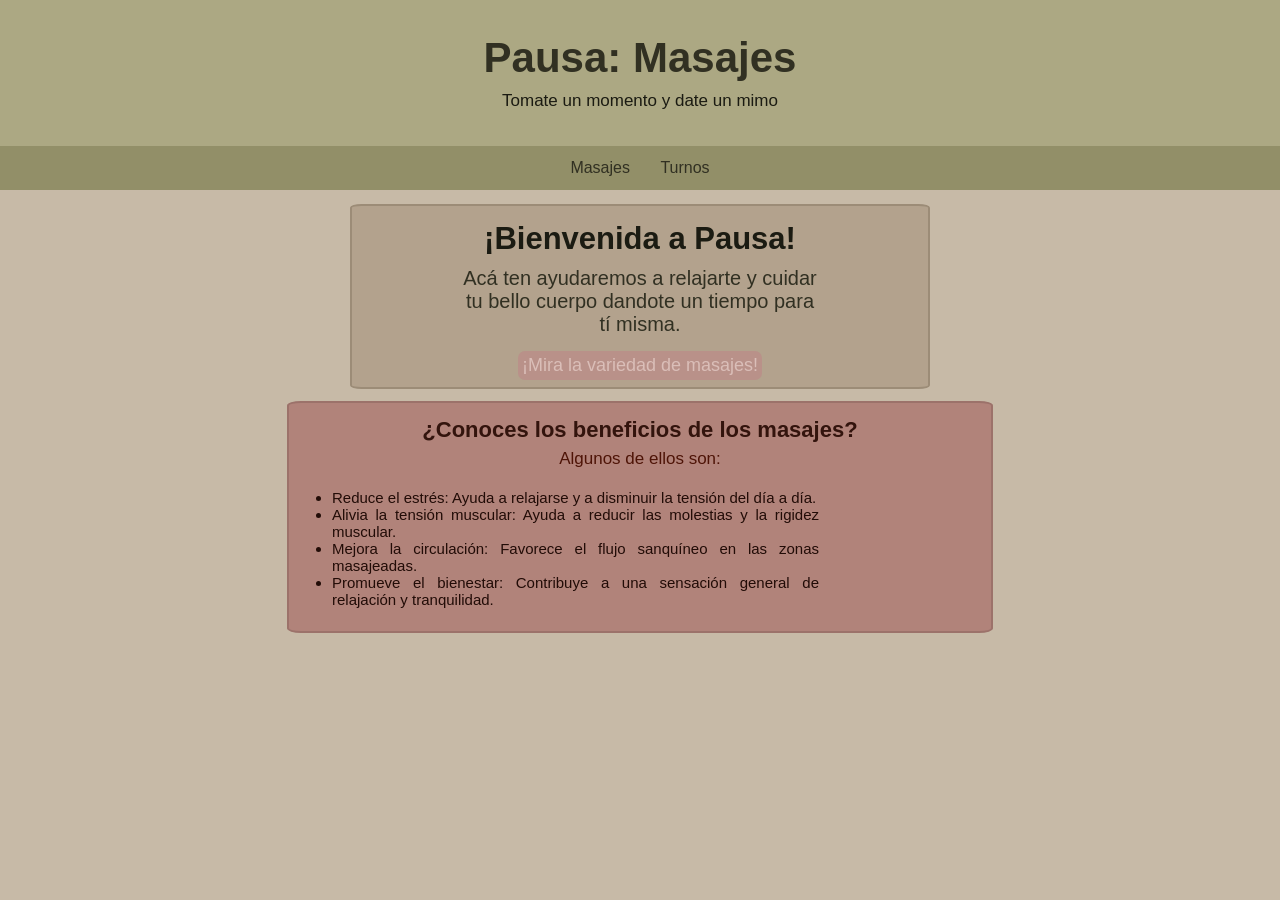
<file: trabajos/Masajes/Index.html>
<!DOCTYPE html>
<html lang="en">
<head>
    <meta charset="UTF-8">
    <link rel="stylesheet" href="Style.css">
    <title>Pausa</title>
</head>
<body>
    <header id="encabezado">
        <h1> Pausa: Masajes</h1>
        <p>Tomate un momento y date un mimo</p>
    </header>

    <nav id="menu">
        <a href="Masajes.html">Masajes</a>
        <a href="Turnos.html">Turnos</a>
    </nav>

    <main>
        <section id="inicio">
            <h2>¡Bienvenida a Pausa!</h2>
            <p>Acá ten ayudaremos a relajarte y cuidar tu bello cuerpo
                dandote un tiempo para tí misma.
            </p>
            <a href="Masajes.html" class="boton"> ¡Mira la variedad de masajes!</a>
        </section>

        <section id="beneficios">
            <h3>¿Conoces los beneficios de los masajes?</h3>
            <p>Algunos de ellos son:</p>
            <ul>
                <li>Reduce el estrés: Ayuda a relajarse y a disminuir
                    la tensión del día a día.
                </li>

                <li>Alivia la tensión muscular: Ayuda a reducir las
                    molestias y la rigidez muscular.
                </li>

                <li>Mejora la circulación: Favorece el flujo sanquíneo
                    en las zonas masajeadas.
                </li>

                <li>Promueve el bienestar: Contribuye a una sensación 
                    general de relajación y tranquilidad.
                </li>
            </ul>
        </section>
    </main>
</body>
</html>
</file>
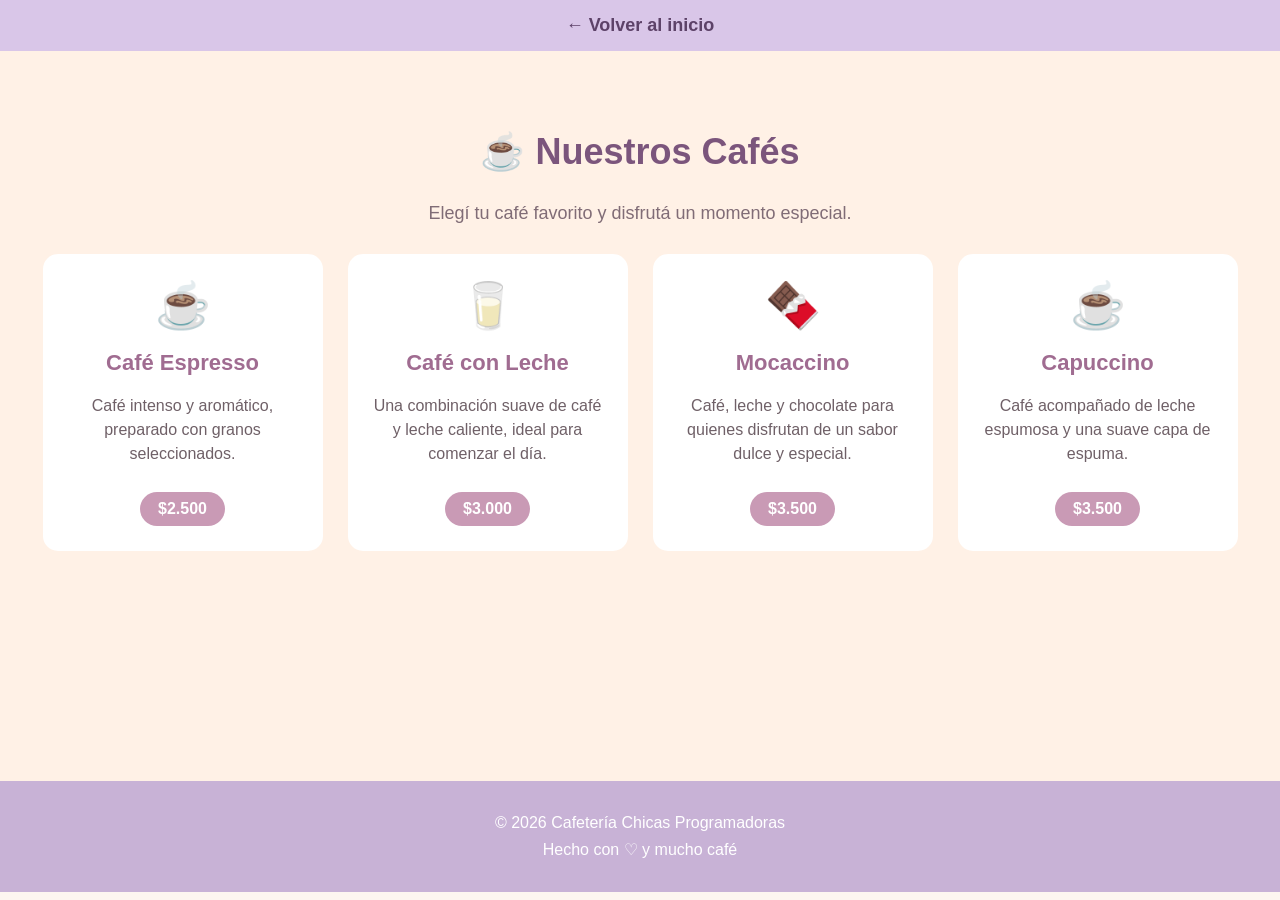
<file: codigos-clases/Codigo Clase 5/cafes.html>
<!DOCTYPE html>
<html lang="es">

<head>
    <meta charset="UTF-8">

    <meta name="viewport" content="width=device-width, initial-scale=1.0">

    <title>Nuestros Cafés - Cafetería Chicas Programadoras</title>

    <link rel="stylesheet" href="cafes.css">
</head>

<body>

    <nav id="menu">

        <a href="cafeteria.html">← Volver al inicio</a>

    </nav>


    <main>

        <section id="cafes">

            <h1>☕ Nuestros Cafés</h1>

            <p class="descripcion">
                Elegí tu café favorito y disfrutá un momento especial.
            </p>


            <div class="contenedor-cafes">


                <div class="cafe">

                    <div class="icono">☕</div>

                    <h2>Café Espresso</h2>

                    <p>
                        Café intenso y aromático, preparado con granos
                        seleccionados.
                    </p>

                    <span>$2.500</span>

                </div>


                <div class="cafe">

                    <div class="icono">🥛</div>

                    <h2>Café con Leche</h2>

                    <p>
                        Una combinación suave de café y leche caliente,
                        ideal para comenzar el día.
                    </p>

                    <span>$3.000</span>

                </div>


                <div class="cafe">

                    <div class="icono">🍫</div>

                    <h2>Mocaccino</h2>

                    <p>
                        Café, leche y chocolate para quienes disfrutan
                        de un sabor dulce y especial.
                    </p>

                    <span>$3.500</span>

                </div>


                <div class="cafe">

                    <div class="icono">☕</div>

                    <h2>Capuccino</h2>

                    <p>
                        Café acompañado de leche espumosa y una suave
                        capa de espuma.
                    </p>

                    <span>$3.500</span>

                </div>


            </div>

        </section>

    </main>


    <footer id="pie">

        <p>
            © 2026 Cafetería Chicas Programadoras
        </p>

        <p>
            Hecho con ♡ y mucho café
        </p>

    </footer>

</body>

</html>
</file>
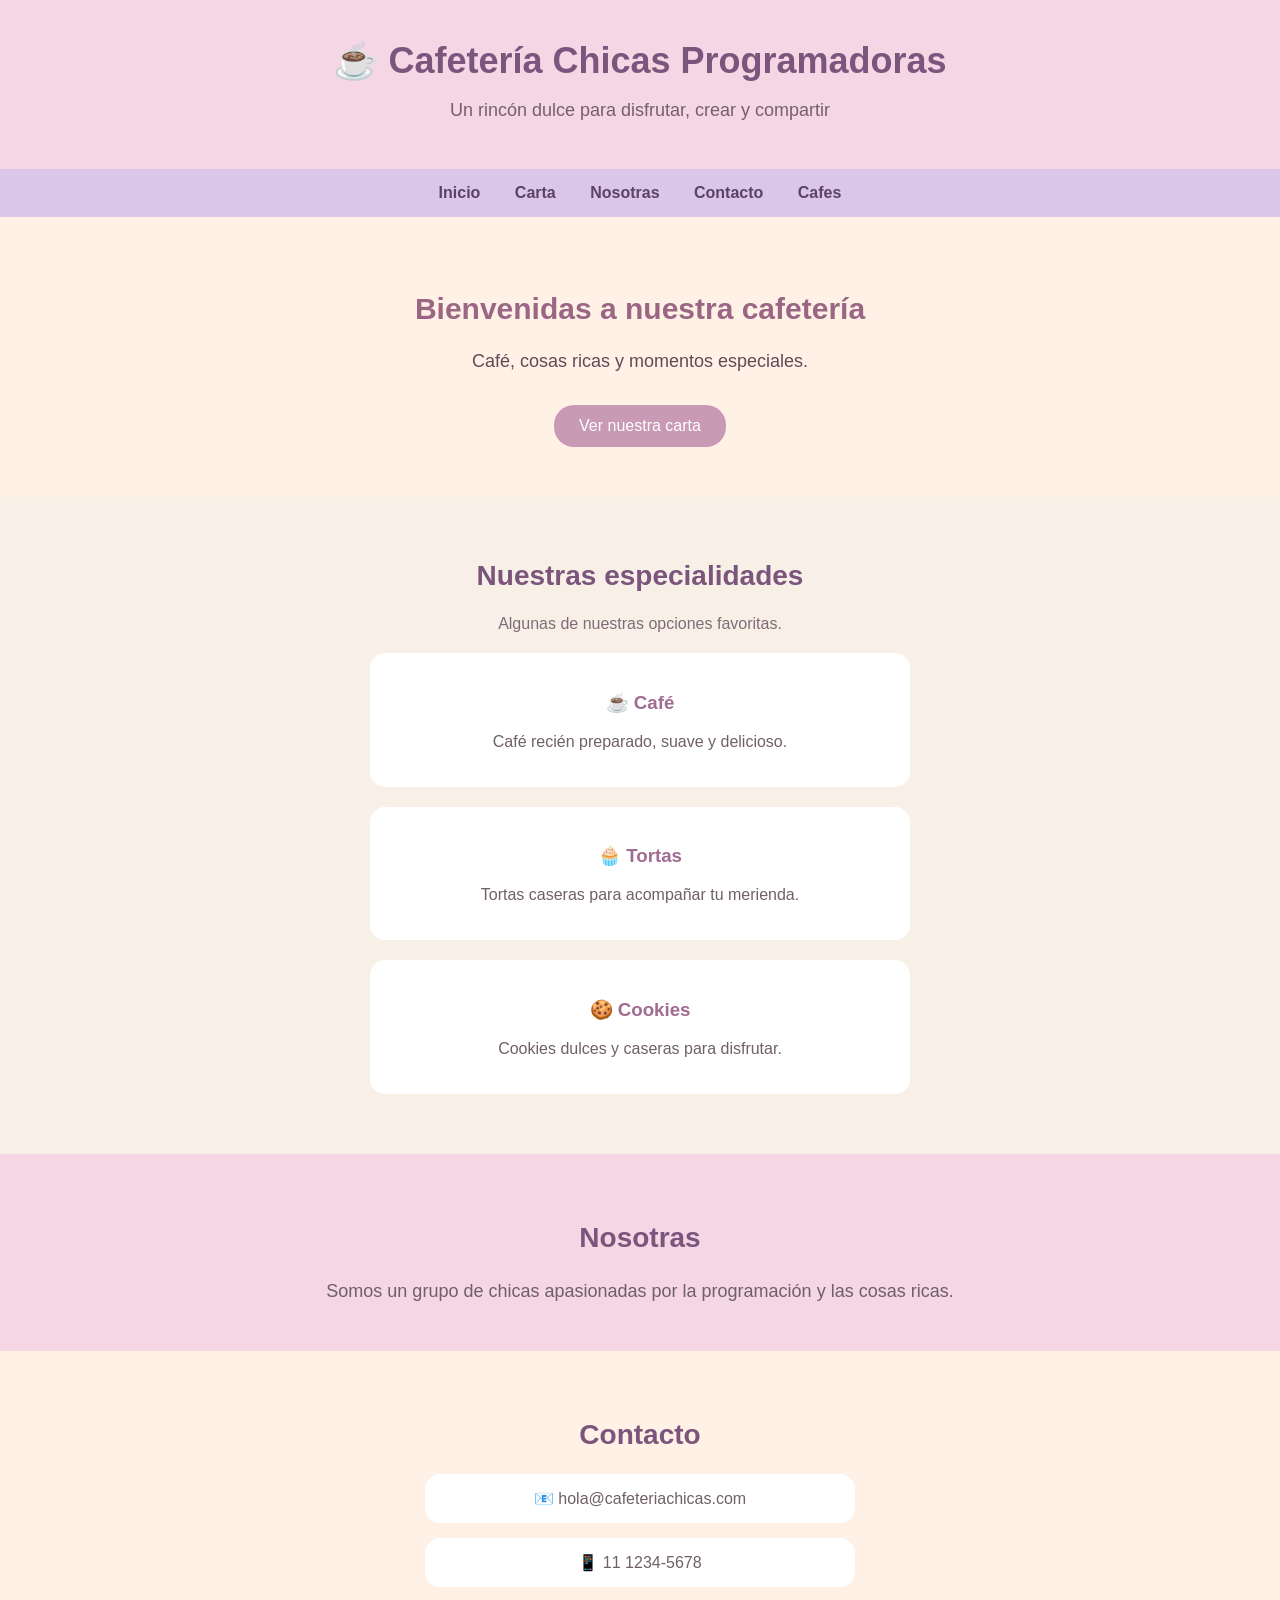
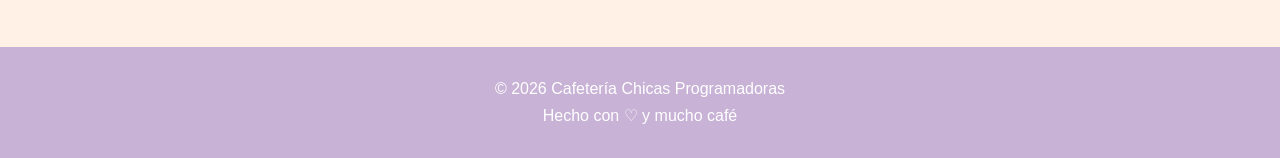
<file: codigos-clases/Codigo Clase 5/cafeteria.html>
<!DOCTYPE html>
<html lang="es">

<head>
    <meta charset="UTF-8">

    <!-- Permite que el diseño responsive funcione correctamente -->
    <meta name="viewport" content="width=device-width, initial-scale=1.0">

    <title>Cafetería Chicas Programadoras</title>

    <!-- Conectamos el archivo CSS con nuestro HTML -->
    <link rel="stylesheet" href="cafeteria.css">
</head>

<body>

    <!-- ENCABEZADO / HEADER -->
    <header id="encabezado">

        <h1>☕ Cafetería Chicas Programadoras</h1>

        <p>
            Un rincón dulce para disfrutar, crear y compartir
        </p>

    </header>


    <!-- NAV = MENÚ DE NAVEGACIÓN / NAVIGATION -->
    <nav id="menu">

        <a href="#principal">Inicio</a>
        <a href="#productos">Carta</a>
        <a href="#nosotras">Nosotras</a>
        <a href="#contacto">Contacto</a>
        <a href="cafes.html">Cafes</a>
    </nav>


    <!-- CONTENIDO PRINCIPAL / MAIN  -->
    <main>

        <section id="principal">

            <h2>Bienvenidas a nuestra cafetería</h2>

            <p>
                Café, cosas ricas y momentos especiales.
            </p>

            <a href="#productos" class="boton">
                Ver nuestra carta
            </a>

        </section>


        <section id="productos">

            <h2>Nuestras especialidades</h2>

            <p class="descripcion">
                Algunas de nuestras opciones favoritas.
            </p>


            <!-- DIV = CONTENEDOR / CONTAINER -->
            <div class="producto">

                <h3>☕ Café</h3>

                <p>
                    Café recién preparado, suave y delicioso.
                </p>

            </div>


            <div class="producto">

                <h3>🧁 Tortas</h3>

                <p>
                    Tortas caseras para acompañar tu merienda.
                </p>

            </div>


            <div class="producto">

                <h3>🍪 Cookies</h3>

                <p>
                    Cookies dulces y caseras para disfrutar.
                </p>

            </div>

        </section>


        <section id="nosotras">

            <h2>Nosotras</h2>

            <p>
                Somos un grupo de chicas apasionadas por la programación
                y las cosas ricas.
            </p>

        </section>


        <section id="contacto">

            <h2>Contacto</h2>

            <p>📧 hola@cafeteriachicas.com</p>

            <p>📱 11 1234-5678</p>

        </section>

    </main>


    <!-- FOOTER = PIE DE PÁGINA / FOOTER -->
    <footer id="pie">

        <p>
            © 2026 Cafetería Chicas Programadoras
        </p>

        <p>
            Hecho con ♡ y mucho café
        </p>

    </footer>

</body>

</html>
</file>
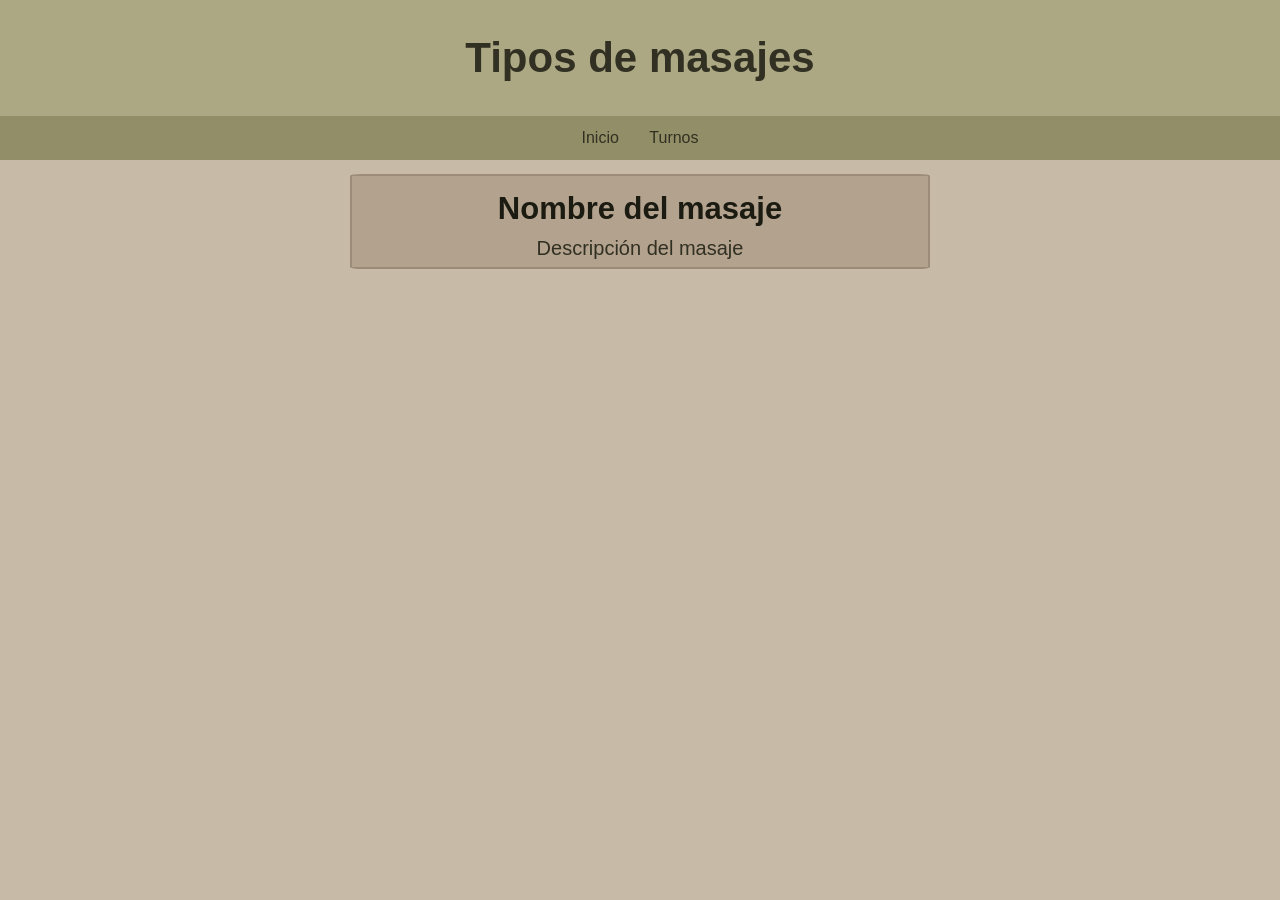
<file: trabajos/Masajes/Masajes.html>
<!DOCTYPE html>
<html lang="en">
<head>
    <meta charset="UTF-8">
    <link rel="stylesheet" href="Masajes.css">
    <title>Masajes</title>
</head>
<body>
    <header id="encabezado">
        <h1>Tipos de masajes</h1>
    </header>

    <nav id="menu">
        <a href="Index.html">Inicio</a>
        <a href="Turnos.html">Turnos</a>
    </nav>
    
    <main>
        <section id="masaje">
            <h2>Nombre del masaje</h2>
            <p>Descripción del masaje
            </p>
        </section>
    </main>
</body>
</html>
</file>
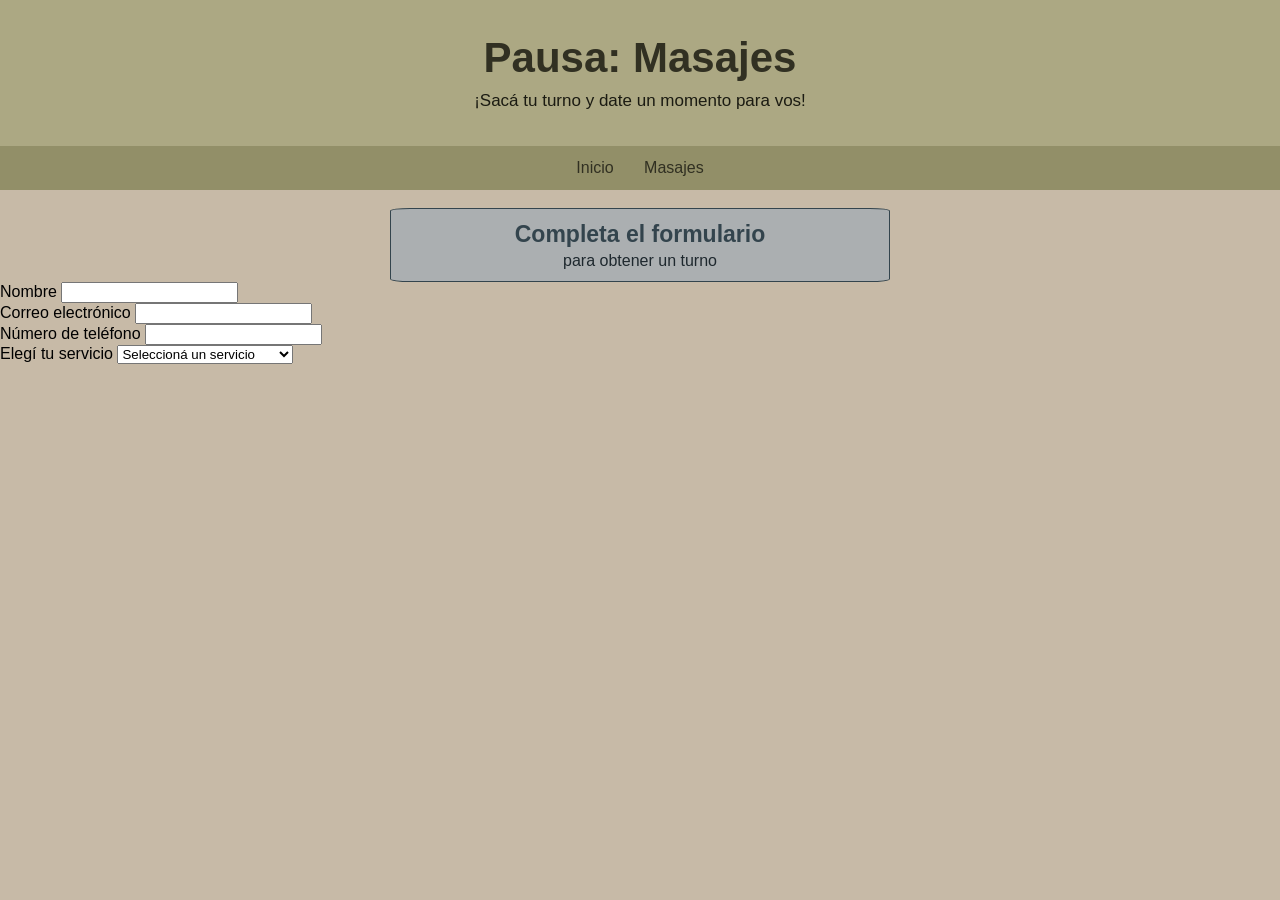
<file: trabajos/Masajes/Turnos.html>
<!DOCTYPE html>
<html lang="en">
<head>
    <meta charset="UTF-8">
    <link rel="stylesheet" href="Turnos.css">
    <title>Turnos Pausa</title>
</head>
<body>
    <header id="encabezado">
        <h1> Pausa: Masajes</h1>
        <p>¡Sacá tu turno y date un momento para vos!</p>
    </header>

    <nav id="menu">
        <a href="Index.html">Inicio</a>
        <a href="Masajes.html">Masajes</a>
    </nav>
    <main>
        <section id="turnero">
            <h2>Completa el formulario</h2>
            <p>para obtener un turno</p>
        </section>

        <section id="formulario">
            <form>
                <label for="nombre">Nombre</label>
                <input type="text" id="nombre" name="nombre" required>

                <br>

                <label for="email">Correo electrónico</label>
                <input type="email" id="email" name="email" required>

                <br>

                <label for="telefono">Número de teléfono</label>
                <input type="tel" id="telefono" name="telefono" required>

                <br>

                <label for="servicio">Elegí tu servicio</label>
                <select id="servicio" name="servicio" required>
                    <option value="">Seleccioná un servicio</option>
                    <option value="descontracturante">Masaje descontracturante</option>
                    <option value="aromaterapia">Masaje con aromaterapia</option>
                    <option value="reflexologíapodal">Reflexología podal</option>
                    <option value="relajante">Masaje relajante</option>
                </select>
            </form>
        </section>
    </main>
</body>
</html>
</file>
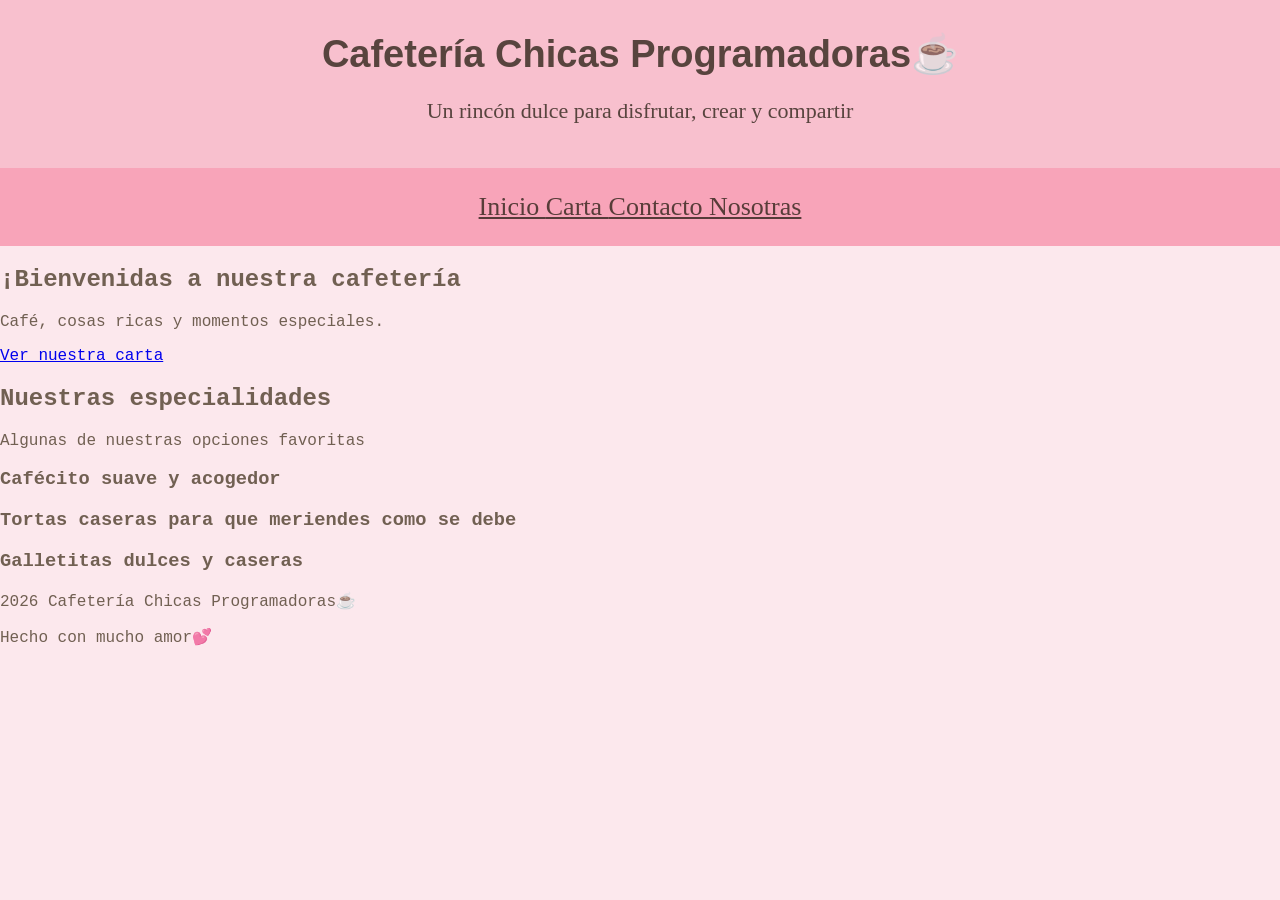
<file: trabajos/primerospasos/cafeteria.html>
<!DOCTYPE html>
<html lang="en">
<head>
    <meta charset="UTF-8">
    <title>Cafetería</title>
    <link rel="stylesheet" href="estilo.css">
</head>
<body>

    <header id="encabezado">
        <h1>Cafetería Chicas Programadoras☕</h1>
        <p>Un rincón dulce para disfrutar, crear y compartir</p>
    </header>

    <nav id="menu">
        <a href="#"> Inicio </a>
        <a href="#"> Carta </a>
        <a href="#"> Contacto </a>
        <a href="#"> Nosotras </a>
    </nav>

    <main>
        <section id="principal">
            <h2>¡Bienvenidas a nuestra cafetería</h2>
            <p> Café, cosas ricas y momentos especiales.</p>
            <a href="#" class="boton"> Ver nuestra carta </a>
        </section>

        <section>
            <h2>Nuestras especialidades</h2>
            <p class="descripcion">
                Algunas de nuestras opciones favoritas
            </p>

            <div class="producto">
                <h3> Cafécito suave y acogedor </h3>
            </div>

            <div class="producto">
                <h3> Tortas caseras para que meriendes como se debe </h3>
            </div>

            <div class="producto">
                <h3> Galletitas dulces y caseras </h3>
            </div>
        </section>
    </main>

    <footer id="pie">
        <p> 2026 Cafetería Chicas Programadoras☕</p>
        <p> Hecho con mucho amor💕 </p>
    </footer>
</body>
</html>
</file>
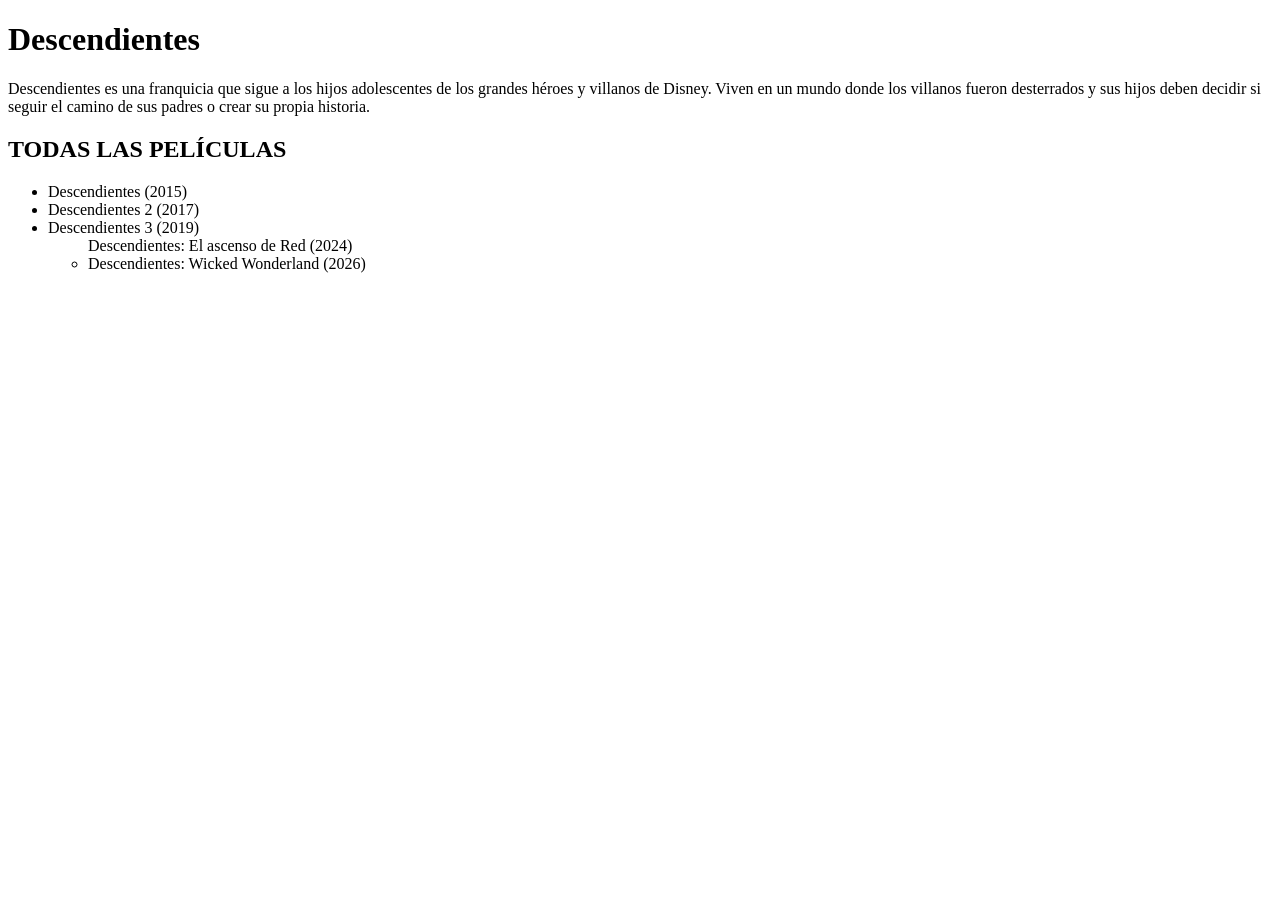
<file: trabajos/primerospasos/tarea1.html>
<!DOCTYPE html>
<html>
    <head>
        <title>Descendientes</title>
    </head>
    <body>
        <!--La mejor franquicia de Disney-->
        <h1>Descendientes</h1>
        <p>Descendientes es una franquicia que sigue a los hijos adolescentes de los grandes héroes y 
            villanos de Disney. Viven en un mundo donde los villanos fueron desterrados y sus hijos deben
            decidir si seguir el camino de sus padres o crear su propia historia.
        </p>
        <h2>TODAS LAS PELÍCULAS</h2>
        <ul>
            <li>Descendientes (2015)</li>
            <li>Descendientes 2 (2017)</li>
            <li>Descendientes 3 (2019)</li>
            <ul>Descendientes: El ascenso de Red (2024)</li>
            <li>Descendientes: Wicked Wonderland (2026)</li>
        </ul>
    </body>
</html>
</file>
<file: trabajos/Masajes/Style.css>
body {
    background-color: #c7baa7;
    color: #000000;
    font-family: 'Lucida Sans', 'Lucida Sans Regular', 'Lucida Grande', 'Lucida Sans Unicode', sans-serif;
    margin: 0;
}

#encabezado {
    background-color: #aca883;
    text-align: center;
    padding: 26px;
}

#encabezado h1 {
    color: #313022;
    font-size: 42px;
    margin: 8px;
}

#encabezado p {
    color: #1b1b12;
    font-size: 17px;
    margin: 9px;
}

#menu {
    background-color: #928f68;
    text-align: center;
    padding: 13px;
}

#menu a {
    color: #313022;
    margin: 13px;
    text-decoration: none;
    transition: 0.3s;
}

#menu a:hover {
    color: #928f68;
    background-color: #313022;
    border-radius: 3px;
    padding: 5px;
    transform: scale(1.05);
}

#inicio {
    background-color:#b3a28d;
    text-align: center;
    padding: 7px;
    margin-top: 14px;
    margin-left: 350px;
    margin-right: 350px;
    border-radius: 2%;
    border: 2px solid #9c8c77;
}

#inicio h2 {
    color: #1b1b12;
    font-size: 31px;
    margin-top: 8px;
    margin-bottom: 10px;
}

#inicio p {
    color: #313022;
    font-size: 20px;
    margin: 0 auto;
    width: 360px;
}

.boton {
    display: inline-block;
    font-size: 18px;
    background-color: #b99189;
    color: #dabeb8;
    text-decoration: none;
    border-radius: 7px;
    transition: 0.3s;
    padding: 4px;
    margin-top: 15px;
}

.boton:hover {
    background-color: #dabeb8;
    color: #b99189;
    transform: scale(1.05);
}

#beneficios {
    background-color: #b1837a;
    text-align: center;
    padding: 3px;
    margin-top: 12px;
    margin-left: 287px;
    margin-right: 287px;
    border-radius: 2%;
    border: 2px solid #9c726a;
}

#beneficios h3 {
    color: #33140d;
    font-size: 22px;
    margin-top: 11px;
    margin-bottom: 5px;
}

#beneficios p {
    color: #4e1407;
    font-size: 17px;
    margin-top: 6px;
    margin-bottom: 5px;
}

#beneficios ul {
    text-align: justify;
    color: #220c07;
    font-size: 15px;
    width: 487px;
    margin-left: 35px;
    margin-right: 35px;
    padding: 5px;
}
</file>
<file: codigos-clases/Codigo Clase 5/cafes.css>
body {
    background-color: #fdf6f0;
    color: #5f4b56;
    font-family: Arial, sans-serif;
    margin: 0;
}


#menu {
    background-color: #d9c6e8;
    text-align: center;
    padding: 15px;
}

#menu a {
    color: #5d4268;
    text-decoration: none;
    font-weight: bold;
    font-size: 18px;
}


#cafes {
    background-color: #fff1e6;
    text-align: center;
    padding: 50px 20px;
    min-height: 70vh;
}

#cafes h1 {
    color: #7b557c;
    font-size: 36px;
}

.descripcion {
    color: #806c76;
    font-size: 18px;
    margin-bottom: 30px;
}


.contenedor-cafes {
    display: flex;
    flex-wrap: wrap;
    justify-content: center;
    gap: 25px;
}


.cafe {
    background-color: #ffffff;
    width: 280px;
    padding: 25px;
    border-radius: 15px;
    box-sizing: border-box;
}

.cafe .icono {
    font-size: 45px;
}

.cafe h2 {
    color: #a06c91;
    font-size: 22px;
}

.cafe p {
    color: #6f6067;
    line-height: 1.5;
}

.cafe span {
    display: inline-block;
    background-color: #c99ab5;
    color: #ffffff;
    padding: 8px 18px;
    border-radius: 20px;
    margin-top: 10px;
    font-weight: bold;
}


#pie {
    background-color: #c8b2d6;
    color: #ffffff;
    text-align: center;
    padding: 25px;
}

#pie p {
    margin: 8px;
}


@media (max-width: 600px) {

    #menu {
        padding: 12px;
    }

    #menu a {
        font-size: 16px;
    }


    #cafes {
        padding: 35px 15px;
    }

    #cafes h1 {
        font-size: 28px;
    }

    .descripcion {
        font-size: 16px;
    }


    .contenedor-cafes {
        gap: 15px;
    }

    .cafe {
        width: 100%;
        max-width: 350px;
    }


    #pie {
        padding: 20px 10px;
    }

}
</file>
<file: codigos-clases/Codigo Clase 5/cafeteria.css>
/* =========================
   ESTILOS GENERALES / GENERAL STYLES
   ========================= */

body {
    background-color: #fdf6f0; /* Color de fondo */
    color: #5f4b56; /* Color del texto */
    font-family: Arial, sans-serif; /* Tipo de letra */
    margin: 0; /* Elimina el margen exterior*/
}


/* =========================
   ENCABEZADO / HEADER
   ========================= */

#encabezado {
    background-color: #f4d6e4;
    text-align: center; /* Alineación del texto */
    padding: 30px; /* Espacio interno */
}

#encabezado h1 {
    color: #7b557c;
    font-size: 36px; /* Tamaño de letra*/
    margin: 10px; /* Espacio exterior*/
}

#encabezado p {
    color: #765f6d;
    font-size: 18px;
}


/* =========================
   NAV = MENÚ DE NAVEGACIÓN / NAVIGATION
   ========================= */

#menu {
    background-color: #d9c6e8;
    text-align: center;
    padding: 15px;
}

#menu a {
    color: #5d4268;
    text-decoration: none; /* Quita la decoración del enlace*/
    margin: 0 15px;
    font-weight: bold; /* Texto en negrita */
}


/* =========================
   MAIN = CONTENIDO PRINCIPAL / MAIN 
   ========================= */


/* =========================
   PRESENTACIÓN / INTRODUCTION
   ========================= */

#principal {
    background-color: #fff1e6;
    text-align: center;
    padding: 50px 20px;
}

#principal h2 {
    color: #9a6684;
    font-size: 30px;
}

#principal p {
    font-size: 18px;
}


/* =========================
   BOTÓN / BUTTON
   ========================= */

.boton {
    display: inline-block; /* Permite aplicar dimensiones como un bloque */
    background-color: #c99ab5;
    color: white;
    text-decoration: none;
    padding: 12px 25px;
    margin-top: 15px; /* Espacio superior*/
    border-radius: 20px; /* Redondea las esquinas*/
}


/* =========================
   PRODUCTOS 
   ========================= */

#productos {
    background-color: #f8efe7;
    text-align: center;
    padding: 40px 20px;
}

#productos h2 {
    color: #7b557c;
    font-size: 28px;
}

.descripcion {
    color: #806c76;
}


/* Cada producto comparte la misma clase */


.producto {
    background-color: #ffffff;
    padding: 20px;
    margin: 20px auto;
    max-width: 500px; /* Ancho máxim */
    border-radius: 15px;
}

.producto h3 {
    color: #a06c91;
}

.producto p {
    color: #6f6067;
}


/* =========================
   SECTION = NOSOTRAS 
   ========================= */

#nosotras {
    background-color: #f4d6e4;
    text-align: center;
    padding: 45px 20px;
}

#nosotras h2 {
    color: #7b557c;
    font-size: 28px;
}

#nosotras p {
    color: #6f6067;
    font-size: 18px;
    max-width: 650px;
    margin: 0 auto;
    line-height: 1.6; /* Altura entre líneas */
}


/* =========================
   SECTION = CONTACTO 
   ========================= */

#contacto {
    background-color: #fff1e6;
    text-align: center;
    padding: 45px 20px;
}

#contacto h2 {
    color: #7b557c;
    font-size: 28px;
}

#contacto p {
    background-color: #ffffff;
    color: #6f6067;
    max-width: 400px;
    margin: 15px auto;
    padding: 15px;
    border-radius: 15px;
}


/* =========================
   PIE DE PÁGINA / FOOTER
   ========================= */

#pie {
    background-color: #c8b2d6;
    color: #ffffff;
    text-align: center;
    padding: 25px;
}

#pie p {
    margin: 8px;
}


/* =========================
   RESPONSIVE = DISEÑO ADAPTABLE
   ========================= */

/*
   @media permite aplicar estilos dependiendo
   del tamaño de la pantalla.
   
   En este caso, se aplican cuando la pantalla
   tiene 600px o menos.

*/

@media (max-width: 600px) {


    /* HEADER = ENCABEZADO */

    #encabezado {
        padding: 20px 10px;
    }

    #encabezado h1 {
        font-size: 28px;
    }

    #encabezado p {
        font-size: 16px;
    }


    /* NAV = MENÚ DE NAVEGACIÓN */

    #menu {
        padding: 10px;
    }

    #menu a {
        display: block;
        margin: 10px;
    }


    /* PRESENTACIÓN = INTRODUCCIÓN */

    #principal {
        padding: 35px 15px;
    }

    #principal h2 {
        font-size: 24px;
    }

    #principal p {
        font-size: 16px;
    }


    /* PRODUCTOS  */

    #productos {
        padding: 35px 15px;
    }

    #productos h2 {
        font-size: 24px;
    }

    .producto {
        margin: 15px 5px;
        padding: 18px;
    }


    /* NOSOTRAS */

    #nosotras {
        padding: 35px 15px;
    }

    #nosotras h2 {
        font-size: 24px;
    }

    #nosotras p {
        font-size: 16px;
    }


    /* CONTACTO*/

    #contacto {
        padding: 35px 15px;
    }

    #contacto h2 {
        font-size: 24px;
    }

    #contacto p {
        max-width: 100%;
        font-size: 16px;
    }


    /* FOOTER = PIE DE PÁGINA */

    #pie {
        padding: 20px 10px;
    }

}
</file>
<file: trabajos/Masajes/Masajes.css>
body {
    background-color: #c7baa7;
    color: #000000;
    font-family: 'Lucida Sans', 'Lucida Sans Regular', 'Lucida Grande', 'Lucida Sans Unicode', sans-serif;
    margin: 0;
}

#encabezado {
    background-color: #aca883;
    text-align: center;
    padding: 26px;
}

#encabezado h1 {
    color: #313022;
    font-size: 42px;
    margin: 8px;
}

#menu {
    background-color: #928f68;
    text-align: center;
    padding: 13px;
}

#menu a {
    color: #313022;
    margin: 13px;
    text-decoration: none;
    transition: 0.3s;
}

#menu a:hover {
    color: #928f68;
    background-color: #313022;
    border-radius: 3px;
    padding: 5px;
    transform: scale(1.05);
}

#masaje {
    background-color:#b3a28d;
    text-align: center;
    padding: 7px;
    margin-top: 14px;
    margin-left: 350px;
    margin-right: 350px;
    border-radius: 2%;
    border: 2px solid #9c8c77;
}

#masaje h2 {
    color: #1b1b12;
    font-size: 31px;
    margin-top: 8px;
    margin-bottom: 10px;
}

#masaje p {
    color: #313022;
    font-size: 20px;
    margin: 0 auto;
    width: 360px;
}
</file>
<file: trabajos/Masajes/Turnos.css>
body {
    background-color: #c7baa7;
    color: #000000;
    font-family: 'Lucida Sans', 'Lucida Sans Regular', 'Lucida Grande', 'Lucida Sans Unicode', sans-serif;
    margin: 0;
}

#encabezado {
    background-color: #aca883;
    text-align: center;
    padding: 26px;
}

#encabezado h1 {
    color: #313022;
    font-size: 42px;
    margin: 8px;
}

#encabezado p {
    color: #1b1b12;
    font-size: 17px;
    margin: 9px;
}

#menu {
    background-color: #928f68;
    text-align: center;
    padding: 13px;
}

#menu a {
    color: #313022;
    margin: 13px;
    text-decoration: none;
    transition: 0.3s;
}

#menu a:hover {
    color: #928f68;
    background-color: #313022;
    border-radius: 3px;
    padding: 5px;
    transform: scale(1.05);
}

#turnero {
    background-color:#abafb1;
    text-align: center;
    margin-top: 18px;
    margin-left: 390px;
    margin-right: 390px;
    border-radius: 4%;
    padding: 2px;
    border: 1px solid #33444d;
}

#turnero h2 {
    margin-top: 10px;
    margin-bottom: 3px;
    color: #33444d;
    font-size: 23px;
}

#turnero p {
    margin-top: 4px;
    margin-bottom: 9px;
    color: #1e282e;
}

#form {
    background: linear-gradient(to right, #abafb1 50%, #d4d4d4 50%);
    text-align: center;
}
</file>
<file: trabajos/primerospasos/estilo.css>
body {
    background-color: #fce8ed;
    color: #42331fc0;
    font-family:'Courier New', Courier;
    margin: 0%;
}

#encabezado {
    background-color: #f8c0ce;
    text-align: center;
    padding: 22px;
}

#encabezado h1 {
    color: #221a0fc0;
    font-size: 38px;
    font-family:'Lucida Sans', 'Lucida Sans Regular', 'Lucida Grande', 'Lucida Sans Unicode', sans-serif;
    margin: 10px;
}

#encabezado p {
    color:#221a0fc0;
    font-size: 22px;
    font-family:'Times New Roman', serif;
}

#menu {
    background-color: #f8a4b9;
    text-align: center;
    padding: 24px;
}

#menu a {
    color: #221a0fc0;
    font-size: 26px;
    font-family:'Times New Roman', serif;
}
</file>
